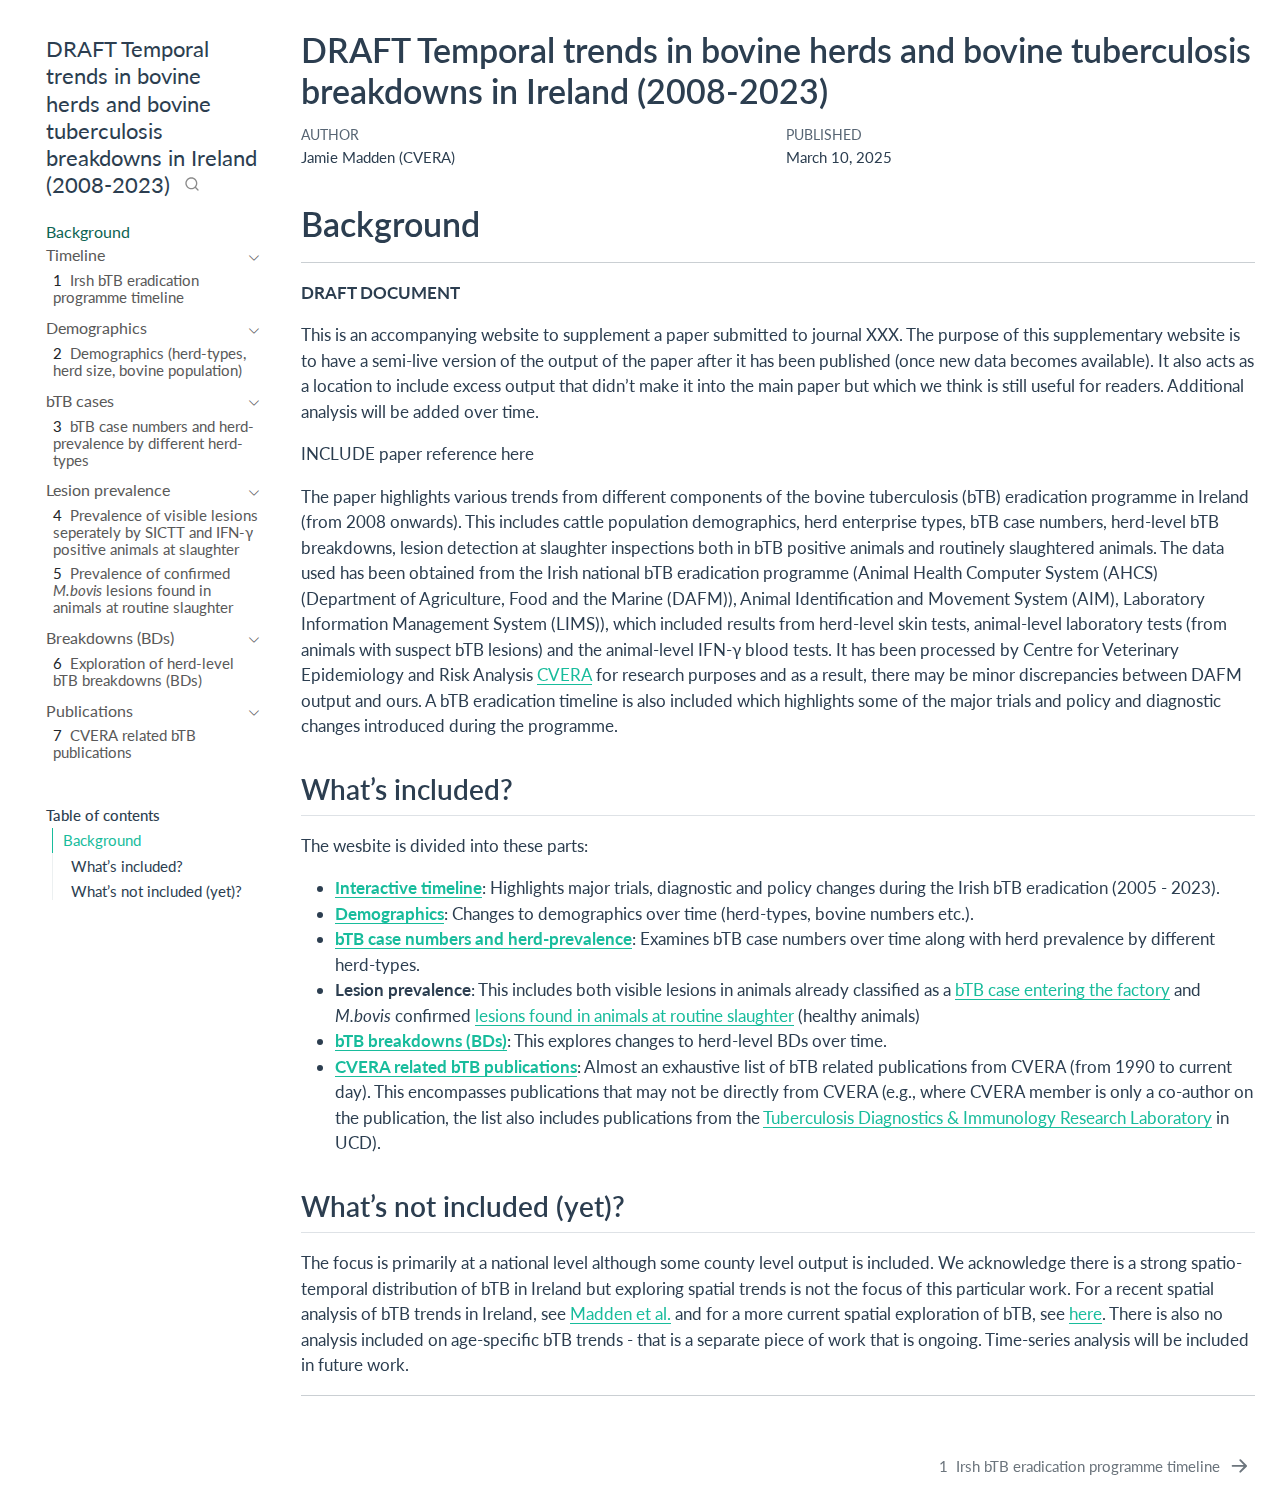
<file: _book/index.html>
<!DOCTYPE html>
<html xmlns="http://www.w3.org/1999/xhtml" lang="en" xml:lang="en"><head>

<meta charset="utf-8">
<meta name="generator" content="quarto-1.6.40">

<meta name="viewport" content="width=device-width, initial-scale=1.0, user-scalable=yes">

<meta name="author" content="Jamie Madden (CVERA)">
<meta name="dcterms.date" content="2025-03-10">

<title>DRAFT Temporal trends in bovine herds and bovine tuberculosis breakdowns in Ireland (2008-2023)</title>
<style>
code{white-space: pre-wrap;}
span.smallcaps{font-variant: small-caps;}
div.columns{display: flex; gap: min(4vw, 1.5em);}
div.column{flex: auto; overflow-x: auto;}
div.hanging-indent{margin-left: 1.5em; text-indent: -1.5em;}
ul.task-list{list-style: none;}
ul.task-list li input[type="checkbox"] {
  width: 0.8em;
  margin: 0 0.8em 0.2em -1em; /* quarto-specific, see https://github.com/quarto-dev/quarto-cli/issues/4556 */ 
  vertical-align: middle;
}
</style>


<script src="site_libs/quarto-nav/quarto-nav.js"></script>
<script src="site_libs/quarto-nav/headroom.min.js"></script>
<script src="site_libs/clipboard/clipboard.min.js"></script>
<script src="site_libs/quarto-search/autocomplete.umd.js"></script>
<script src="site_libs/quarto-search/fuse.min.js"></script>
<script src="site_libs/quarto-search/quarto-search.js"></script>
<meta name="quarto:offset" content="./">
<link href="./timeline_policy.html" rel="next">
<script src="site_libs/quarto-html/quarto.js"></script>
<script src="site_libs/quarto-html/popper.min.js"></script>
<script src="site_libs/quarto-html/tippy.umd.min.js"></script>
<script src="site_libs/quarto-html/anchor.min.js"></script>
<link href="site_libs/quarto-html/tippy.css" rel="stylesheet">
<link href="site_libs/quarto-html/quarto-syntax-highlighting-549806ee2085284f45b00abea8c6df48.css" rel="stylesheet" id="quarto-text-highlighting-styles">
<script src="site_libs/bootstrap/bootstrap.min.js"></script>
<link href="site_libs/bootstrap/bootstrap-icons.css" rel="stylesheet">
<link href="site_libs/bootstrap/bootstrap-d5d78c9e45e9a5253a6059031ce5ea1b.min.css" rel="stylesheet" append-hash="true" id="quarto-bootstrap" data-mode="light">
<script id="quarto-search-options" type="application/json">{
  "location": "sidebar",
  "copy-button": false,
  "collapse-after": 3,
  "panel-placement": "start",
  "type": "overlay",
  "limit": 50,
  "keyboard-shortcut": [
    "f",
    "/",
    "s"
  ],
  "language": {
    "search-no-results-text": "No results",
    "search-matching-documents-text": "matching documents",
    "search-copy-link-title": "Copy link to search",
    "search-hide-matches-text": "Hide additional matches",
    "search-more-match-text": "more match in this document",
    "search-more-matches-text": "more matches in this document",
    "search-clear-button-title": "Clear",
    "search-text-placeholder": "",
    "search-detached-cancel-button-title": "Cancel",
    "search-submit-button-title": "Submit",
    "search-label": "Search"
  }
}</script>


<link rel="stylesheet" href="style.css">
</head>

<body class="nav-sidebar floating">

<div id="quarto-search-results"></div>
  <header id="quarto-header" class="headroom fixed-top">
  <nav class="quarto-secondary-nav">
    <div class="container-fluid d-flex">
      <button type="button" class="quarto-btn-toggle btn" data-bs-toggle="collapse" role="button" data-bs-target=".quarto-sidebar-collapse-item" aria-controls="quarto-sidebar" aria-expanded="false" aria-label="Toggle sidebar navigation" onclick="if (window.quartoToggleHeadroom) { window.quartoToggleHeadroom(); }">
        <i class="bi bi-layout-text-sidebar-reverse"></i>
      </button>
        <nav class="quarto-page-breadcrumbs" aria-label="breadcrumb"><ol class="breadcrumb"><li class="breadcrumb-item"><a href="./index.html">Background</a></li></ol></nav>
        <a class="flex-grow-1" role="navigation" data-bs-toggle="collapse" data-bs-target=".quarto-sidebar-collapse-item" aria-controls="quarto-sidebar" aria-expanded="false" aria-label="Toggle sidebar navigation" onclick="if (window.quartoToggleHeadroom) { window.quartoToggleHeadroom(); }">      
        </a>
      <button type="button" class="btn quarto-search-button" aria-label="Search" onclick="window.quartoOpenSearch();">
        <i class="bi bi-search"></i>
      </button>
    </div>
  </nav>
</header>
<!-- content -->
<div id="quarto-content" class="quarto-container page-columns page-rows-contents page-layout-full">
<!-- sidebar -->
  <nav id="quarto-sidebar" class="sidebar collapse collapse-horizontal quarto-sidebar-collapse-item sidebar-navigation floating overflow-auto">
    <div class="pt-lg-2 mt-2 text-left sidebar-header">
    <div class="sidebar-title mb-0 py-0">
      <a href="./">DRAFT Temporal trends in bovine herds and bovine tuberculosis breakdowns in Ireland (2008-2023)</a> 
        <div class="sidebar-tools-main">
    <div id="quarto-search" class="quarto-navigation-tool px-1" title="Search"></div>
</div>
    </div>
      </div>
    <div class="sidebar-menu-container"> 
    <ul class="list-unstyled mt-1">
        <li class="sidebar-item">
  <div class="sidebar-item-container"> 
  <a href="./index.html" class="sidebar-item-text sidebar-link active">
 <span class="menu-text">Background</span></a>
  </div>
</li>
        <li class="sidebar-item sidebar-item-section">
      <div class="sidebar-item-container"> 
            <a class="sidebar-item-text sidebar-link text-start" data-bs-toggle="collapse" data-bs-target="#quarto-sidebar-section-1" role="navigation" aria-expanded="true">
 <span class="menu-text">Timeline</span></a>
          <a class="sidebar-item-toggle text-start" data-bs-toggle="collapse" data-bs-target="#quarto-sidebar-section-1" role="navigation" aria-expanded="true" aria-label="Toggle section">
            <i class="bi bi-chevron-right ms-2"></i>
          </a> 
      </div>
      <ul id="quarto-sidebar-section-1" class="collapse list-unstyled sidebar-section depth1 show">  
          <li class="sidebar-item">
  <div class="sidebar-item-container"> 
  <a href="./timeline_policy.html" class="sidebar-item-text sidebar-link">
 <span class="menu-text"><span class="chapter-number">1</span>&nbsp; <span class="chapter-title">Irsh bTB eradication programme timeline</span></span></a>
  </div>
</li>
      </ul>
  </li>
        <li class="sidebar-item sidebar-item-section">
      <div class="sidebar-item-container"> 
            <a class="sidebar-item-text sidebar-link text-start" data-bs-toggle="collapse" data-bs-target="#quarto-sidebar-section-2" role="navigation" aria-expanded="true">
 <span class="menu-text">Demographics</span></a>
          <a class="sidebar-item-toggle text-start" data-bs-toggle="collapse" data-bs-target="#quarto-sidebar-section-2" role="navigation" aria-expanded="true" aria-label="Toggle section">
            <i class="bi bi-chevron-right ms-2"></i>
          </a> 
      </div>
      <ul id="quarto-sidebar-section-2" class="collapse list-unstyled sidebar-section depth1 show">  
          <li class="sidebar-item">
  <div class="sidebar-item-container"> 
  <a href="./demographics.html" class="sidebar-item-text sidebar-link">
 <span class="menu-text"><span class="chapter-number">2</span>&nbsp; <span class="chapter-title">Demographics (herd-types, herd size, bovine population)</span></span></a>
  </div>
</li>
      </ul>
  </li>
        <li class="sidebar-item sidebar-item-section">
      <div class="sidebar-item-container"> 
            <a class="sidebar-item-text sidebar-link text-start" data-bs-toggle="collapse" data-bs-target="#quarto-sidebar-section-3" role="navigation" aria-expanded="true">
 <span class="menu-text">bTB cases</span></a>
          <a class="sidebar-item-toggle text-start" data-bs-toggle="collapse" data-bs-target="#quarto-sidebar-section-3" role="navigation" aria-expanded="true" aria-label="Toggle section">
            <i class="bi bi-chevron-right ms-2"></i>
          </a> 
      </div>
      <ul id="quarto-sidebar-section-3" class="collapse list-unstyled sidebar-section depth1 show">  
          <li class="sidebar-item">
  <div class="sidebar-item-container"> 
  <a href="./case_numbers.html" class="sidebar-item-text sidebar-link">
 <span class="menu-text"><span class="chapter-number">3</span>&nbsp; <span class="chapter-title">bTB case numbers and herd-prevalence by different herd-types</span></span></a>
  </div>
</li>
      </ul>
  </li>
        <li class="sidebar-item sidebar-item-section">
      <div class="sidebar-item-container"> 
            <a class="sidebar-item-text sidebar-link text-start" data-bs-toggle="collapse" data-bs-target="#quarto-sidebar-section-4" role="navigation" aria-expanded="true">
 <span class="menu-text">Lesion prevalence</span></a>
          <a class="sidebar-item-toggle text-start" data-bs-toggle="collapse" data-bs-target="#quarto-sidebar-section-4" role="navigation" aria-expanded="true" aria-label="Toggle section">
            <i class="bi bi-chevron-right ms-2"></i>
          </a> 
      </div>
      <ul id="quarto-sidebar-section-4" class="collapse list-unstyled sidebar-section depth1 show">  
          <li class="sidebar-item">
  <div class="sidebar-item-container"> 
  <a href="./reactor_lesion_skin_gif_seperately.html" class="sidebar-item-text sidebar-link">
 <span class="menu-text"><span class="chapter-number">4</span>&nbsp; <span class="chapter-title">Prevalence of visible lesions seperately by SICTT and IFN-γ positive animals at slaughter</span></span></a>
  </div>
</li>
          <li class="sidebar-item">
  <div class="sidebar-item-container"> 
  <a href="./lesion_prevalence_trends.html" class="sidebar-item-text sidebar-link">
 <span class="menu-text"><span class="chapter-number">5</span>&nbsp; <span class="chapter-title">Prevalence of confirmed <em>M.bovis</em> lesions found in animals at routine slaughter</span></span></a>
  </div>
</li>
      </ul>
  </li>
        <li class="sidebar-item sidebar-item-section">
      <div class="sidebar-item-container"> 
            <a class="sidebar-item-text sidebar-link text-start" data-bs-toggle="collapse" data-bs-target="#quarto-sidebar-section-5" role="navigation" aria-expanded="true">
 <span class="menu-text">Breakdowns (BDs)</span></a>
          <a class="sidebar-item-toggle text-start" data-bs-toggle="collapse" data-bs-target="#quarto-sidebar-section-5" role="navigation" aria-expanded="true" aria-label="Toggle section">
            <i class="bi bi-chevron-right ms-2"></i>
          </a> 
      </div>
      <ul id="quarto-sidebar-section-5" class="collapse list-unstyled sidebar-section depth1 show">  
          <li class="sidebar-item">
  <div class="sidebar-item-container"> 
  <a href="./breakdown_page.html" class="sidebar-item-text sidebar-link">
 <span class="menu-text"><span class="chapter-number">6</span>&nbsp; <span class="chapter-title">Exploration of herd-level bTB breakdowns (BDs)</span></span></a>
  </div>
</li>
      </ul>
  </li>
        <li class="sidebar-item sidebar-item-section">
      <div class="sidebar-item-container"> 
            <a class="sidebar-item-text sidebar-link text-start" data-bs-toggle="collapse" data-bs-target="#quarto-sidebar-section-6" role="navigation" aria-expanded="true">
 <span class="menu-text">Publications</span></a>
          <a class="sidebar-item-toggle text-start" data-bs-toggle="collapse" data-bs-target="#quarto-sidebar-section-6" role="navigation" aria-expanded="true" aria-label="Toggle section">
            <i class="bi bi-chevron-right ms-2"></i>
          </a> 
      </div>
      <ul id="quarto-sidebar-section-6" class="collapse list-unstyled sidebar-section depth1 show">  
          <li class="sidebar-item">
  <div class="sidebar-item-container"> 
  <a href="./publications.html" class="sidebar-item-text sidebar-link">
 <span class="menu-text"><span class="chapter-number">7</span>&nbsp; <span class="chapter-title">CVERA related bTB publications</span></span></a>
  </div>
</li>
      </ul>
  </li>
    </ul>
    </div>
    <nav id="TOC" role="doc-toc" class="toc-active">
    <h2 id="toc-title">Table of contents</h2>
   
  <ul>
  <li><a href="#background" id="toc-background" class="nav-link active" data-scroll-target="#background">Background</a>
  <ul class="collapse">
  <li><a href="#whats-included" id="toc-whats-included" class="nav-link" data-scroll-target="#whats-included">What’s included?</a></li>
  <li><a href="#whats-not-included-yet" id="toc-whats-not-included-yet" class="nav-link" data-scroll-target="#whats-not-included-yet">What’s not included (yet)?</a></li>
  </ul></li>
  </ul>
</nav>
</nav>
<div id="quarto-sidebar-glass" class="quarto-sidebar-collapse-item" data-bs-toggle="collapse" data-bs-target=".quarto-sidebar-collapse-item"></div>
<!-- margin-sidebar -->
    <div id="quarto-margin-sidebar" class="sidebar margin-sidebar zindex-bottom">
    </div>
<!-- main -->
<main class="content column-page-right" id="quarto-document-content">

<header id="title-block-header" class="quarto-title-block default">
<div class="quarto-title">
<h1 class="title">DRAFT Temporal trends in bovine herds and bovine tuberculosis breakdowns in Ireland (2008-2023)</h1>
</div>



<div class="quarto-title-meta column-page-right">

    <div>
    <div class="quarto-title-meta-heading">Author</div>
    <div class="quarto-title-meta-contents">
             <p>Jamie Madden (CVERA) </p>
          </div>
  </div>
    
    <div>
    <div class="quarto-title-meta-heading">Published</div>
    <div class="quarto-title-meta-contents">
      <p class="date">March 10, 2025</p>
    </div>
  </div>
  
    
  </div>
  


</header>


<section id="background" class="level1 unnumbered">
<h1 class="unnumbered">Background</h1>
<hr>
<p><strong>DRAFT DOCUMENT</strong></p>
<p>This is an accompanying website to supplement a paper submitted to journal XXX. The purpose of this supplementary website is to have a semi-live version of the output of the paper after it has been published (once new data becomes available). It also acts as a location to include excess output that didn’t make it into the main paper but which we think is still useful for readers. Additional analysis will be added over time.</p>
<p>INCLUDE paper reference here</p>
<p>The paper highlights various trends from different components of the bovine tuberculosis (bTB) eradication programme in Ireland (from 2008 onwards). This includes cattle population demographics, herd enterprise types, bTB case numbers, herd-level bTB breakdowns, lesion detection at slaughter inspections both in bTB positive animals and routinely slaughtered animals. The data used has been obtained from the Irish national bTB eradication programme (Animal Health Computer System (AHCS) (Department of Agriculture, Food and the Marine (DAFM)), Animal Identification and Movement System (AIM), Laboratory Information Management System (LIMS)), which included results from herd-level skin tests, animal-level laboratory tests (from animals with suspect bTB lesions) and the animal-level IFN-γ blood tests. It has been processed by Centre for Veterinary Epidemiology and Risk Analysis <a href="https://www.ucd.ie/cvera/">CVERA</a> for research purposes and as a result, there may be minor discrepancies between DAFM output and ours. A bTB eradication timeline is also included which highlights some of the major trials and policy and diagnostic changes introduced during the programme.</p>
<section id="whats-included" class="level2 unnumbered">
<h2 class="unnumbered anchored" data-anchor-id="whats-included">What’s included?</h2>
<p>The wesbite is divided into these parts:</p>
<ul>
<li><a href="timeline_policy.html"><strong>Interactive timeline</strong></a>: Highlights major trials, diagnostic and policy changes during the Irish bTB eradication (2005 - 2023).</li>
<li><a href="demographics.html"><strong>Demographics</strong></a>: Changes to demographics over time (herd-types, bovine numbers etc.).</li>
<li><a href="case_numbers.html"><strong>bTB case numbers and herd-prevalence</strong></a>: Examines bTB case numbers over time along with herd prevalence by different herd-types.</li>
<li><strong>Lesion prevalence</strong>: This includes both visible lesions in animals already classified as a <a href="reactor_lesion_skin_gif_seperately.html">bTB case entering the factory</a> and <em>M.bovis</em> confirmed <a href="lesion_prevalence_trends.html">lesions found in animals at routine slaughter</a> (healthy animals)</li>
<li><a href="breakdown_page.html"><strong>bTB breakdowns (BDs)</strong></a>: This explores changes to herd-level BDs over time.</li>
<li><a href="publications.html"><strong>CVERA related bTB publications</strong></a>: Almost an exhaustive list of bTB related publications from CVERA (from 1990 to current day). This encompasses publications that may not be directly from CVERA (e.g., where CVERA member is only a co-author on the publication, the list also includes publications from the <a href="https://www.ucd.ie/vetmed/research/researchthemes/veterinaryepidemiologyandnationaldiseasecontrol/">Tuberculosis Diagnostics &amp; Immunology Research Laboratory</a> in UCD).</li>
</ul>
</section>
<section id="whats-not-included-yet" class="level2 unnumbered">
<h2 class="unnumbered anchored" data-anchor-id="whats-not-included-yet">What’s not included (yet)?</h2>
<p>The focus is primarily at a national level although some county level output is included. We acknowledge there is a strong spatio-temporal distribution of bTB in Ireland but exploring spatial trends is not the focus of this particular work. For a recent spatial analysis of bTB trends in Ireland, see <a href="https://www.sciencedirect.com/science/article/pii/S187758452100040X">Madden et al.</a> and for a more current spatial exploration of bTB, see <a href="https://www.arcgis.com/apps/dashboards/9306f7eb60b1401a8b18f76f61f20aea">here</a>. There is also no analysis included on age-specific bTB trends - that is a separate piece of work that is ongoing. Time-series analysis will be included in future work.</p>
<hr>


</section>
</section>

</main> <!-- /main -->
<script id="quarto-html-after-body" type="application/javascript">
window.document.addEventListener("DOMContentLoaded", function (event) {
  const toggleBodyColorMode = (bsSheetEl) => {
    const mode = bsSheetEl.getAttribute("data-mode");
    const bodyEl = window.document.querySelector("body");
    if (mode === "dark") {
      bodyEl.classList.add("quarto-dark");
      bodyEl.classList.remove("quarto-light");
    } else {
      bodyEl.classList.add("quarto-light");
      bodyEl.classList.remove("quarto-dark");
    }
  }
  const toggleBodyColorPrimary = () => {
    const bsSheetEl = window.document.querySelector("link#quarto-bootstrap");
    if (bsSheetEl) {
      toggleBodyColorMode(bsSheetEl);
    }
  }
  toggleBodyColorPrimary();  
  const icon = "";
  const anchorJS = new window.AnchorJS();
  anchorJS.options = {
    placement: 'right',
    icon: icon
  };
  anchorJS.add('.anchored');
  const isCodeAnnotation = (el) => {
    for (const clz of el.classList) {
      if (clz.startsWith('code-annotation-')) {                     
        return true;
      }
    }
    return false;
  }
  const onCopySuccess = function(e) {
    // button target
    const button = e.trigger;
    // don't keep focus
    button.blur();
    // flash "checked"
    button.classList.add('code-copy-button-checked');
    var currentTitle = button.getAttribute("title");
    button.setAttribute("title", "Copied!");
    let tooltip;
    if (window.bootstrap) {
      button.setAttribute("data-bs-toggle", "tooltip");
      button.setAttribute("data-bs-placement", "left");
      button.setAttribute("data-bs-title", "Copied!");
      tooltip = new bootstrap.Tooltip(button, 
        { trigger: "manual", 
          customClass: "code-copy-button-tooltip",
          offset: [0, -8]});
      tooltip.show();    
    }
    setTimeout(function() {
      if (tooltip) {
        tooltip.hide();
        button.removeAttribute("data-bs-title");
        button.removeAttribute("data-bs-toggle");
        button.removeAttribute("data-bs-placement");
      }
      button.setAttribute("title", currentTitle);
      button.classList.remove('code-copy-button-checked');
    }, 1000);
    // clear code selection
    e.clearSelection();
  }
  const getTextToCopy = function(trigger) {
      const codeEl = trigger.previousElementSibling.cloneNode(true);
      for (const childEl of codeEl.children) {
        if (isCodeAnnotation(childEl)) {
          childEl.remove();
        }
      }
      return codeEl.innerText;
  }
  const clipboard = new window.ClipboardJS('.code-copy-button:not([data-in-quarto-modal])', {
    text: getTextToCopy
  });
  clipboard.on('success', onCopySuccess);
  if (window.document.getElementById('quarto-embedded-source-code-modal')) {
    const clipboardModal = new window.ClipboardJS('.code-copy-button[data-in-quarto-modal]', {
      text: getTextToCopy,
      container: window.document.getElementById('quarto-embedded-source-code-modal')
    });
    clipboardModal.on('success', onCopySuccess);
  }
    var localhostRegex = new RegExp(/^(?:http|https):\/\/localhost\:?[0-9]*\//);
    var mailtoRegex = new RegExp(/^mailto:/);
      var filterRegex = new RegExp('/' + window.location.host + '/');
    var isInternal = (href) => {
        return filterRegex.test(href) || localhostRegex.test(href) || mailtoRegex.test(href);
    }
    // Inspect non-navigation links and adorn them if external
 	var links = window.document.querySelectorAll('a[href]:not(.nav-link):not(.navbar-brand):not(.toc-action):not(.sidebar-link):not(.sidebar-item-toggle):not(.pagination-link):not(.no-external):not([aria-hidden]):not(.dropdown-item):not(.quarto-navigation-tool):not(.about-link)');
    for (var i=0; i<links.length; i++) {
      const link = links[i];
      if (!isInternal(link.href)) {
        // undo the damage that might have been done by quarto-nav.js in the case of
        // links that we want to consider external
        if (link.dataset.originalHref !== undefined) {
          link.href = link.dataset.originalHref;
        }
      }
    }
  function tippyHover(el, contentFn, onTriggerFn, onUntriggerFn) {
    const config = {
      allowHTML: true,
      maxWidth: 500,
      delay: 100,
      arrow: false,
      appendTo: function(el) {
          return el.parentElement;
      },
      interactive: true,
      interactiveBorder: 10,
      theme: 'quarto',
      placement: 'bottom-start',
    };
    if (contentFn) {
      config.content = contentFn;
    }
    if (onTriggerFn) {
      config.onTrigger = onTriggerFn;
    }
    if (onUntriggerFn) {
      config.onUntrigger = onUntriggerFn;
    }
    window.tippy(el, config); 
  }
  const noterefs = window.document.querySelectorAll('a[role="doc-noteref"]');
  for (var i=0; i<noterefs.length; i++) {
    const ref = noterefs[i];
    tippyHover(ref, function() {
      // use id or data attribute instead here
      let href = ref.getAttribute('data-footnote-href') || ref.getAttribute('href');
      try { href = new URL(href).hash; } catch {}
      const id = href.replace(/^#\/?/, "");
      const note = window.document.getElementById(id);
      if (note) {
        return note.innerHTML;
      } else {
        return "";
      }
    });
  }
  const xrefs = window.document.querySelectorAll('a.quarto-xref');
  const processXRef = (id, note) => {
    // Strip column container classes
    const stripColumnClz = (el) => {
      el.classList.remove("page-full", "page-columns");
      if (el.children) {
        for (const child of el.children) {
          stripColumnClz(child);
        }
      }
    }
    stripColumnClz(note)
    if (id === null || id.startsWith('sec-')) {
      // Special case sections, only their first couple elements
      const container = document.createElement("div");
      if (note.children && note.children.length > 2) {
        container.appendChild(note.children[0].cloneNode(true));
        for (let i = 1; i < note.children.length; i++) {
          const child = note.children[i];
          if (child.tagName === "P" && child.innerText === "") {
            continue;
          } else {
            container.appendChild(child.cloneNode(true));
            break;
          }
        }
        if (window.Quarto?.typesetMath) {
          window.Quarto.typesetMath(container);
        }
        return container.innerHTML
      } else {
        if (window.Quarto?.typesetMath) {
          window.Quarto.typesetMath(note);
        }
        return note.innerHTML;
      }
    } else {
      // Remove any anchor links if they are present
      const anchorLink = note.querySelector('a.anchorjs-link');
      if (anchorLink) {
        anchorLink.remove();
      }
      if (window.Quarto?.typesetMath) {
        window.Quarto.typesetMath(note);
      }
      if (note.classList.contains("callout")) {
        return note.outerHTML;
      } else {
        return note.innerHTML;
      }
    }
  }
  for (var i=0; i<xrefs.length; i++) {
    const xref = xrefs[i];
    tippyHover(xref, undefined, function(instance) {
      instance.disable();
      let url = xref.getAttribute('href');
      let hash = undefined; 
      if (url.startsWith('#')) {
        hash = url;
      } else {
        try { hash = new URL(url).hash; } catch {}
      }
      if (hash) {
        const id = hash.replace(/^#\/?/, "");
        const note = window.document.getElementById(id);
        if (note !== null) {
          try {
            const html = processXRef(id, note.cloneNode(true));
            instance.setContent(html);
          } finally {
            instance.enable();
            instance.show();
          }
        } else {
          // See if we can fetch this
          fetch(url.split('#')[0])
          .then(res => res.text())
          .then(html => {
            const parser = new DOMParser();
            const htmlDoc = parser.parseFromString(html, "text/html");
            const note = htmlDoc.getElementById(id);
            if (note !== null) {
              const html = processXRef(id, note);
              instance.setContent(html);
            } 
          }).finally(() => {
            instance.enable();
            instance.show();
          });
        }
      } else {
        // See if we can fetch a full url (with no hash to target)
        // This is a special case and we should probably do some content thinning / targeting
        fetch(url)
        .then(res => res.text())
        .then(html => {
          const parser = new DOMParser();
          const htmlDoc = parser.parseFromString(html, "text/html");
          const note = htmlDoc.querySelector('main.content');
          if (note !== null) {
            // This should only happen for chapter cross references
            // (since there is no id in the URL)
            // remove the first header
            if (note.children.length > 0 && note.children[0].tagName === "HEADER") {
              note.children[0].remove();
            }
            const html = processXRef(null, note);
            instance.setContent(html);
          } 
        }).finally(() => {
          instance.enable();
          instance.show();
        });
      }
    }, function(instance) {
    });
  }
      let selectedAnnoteEl;
      const selectorForAnnotation = ( cell, annotation) => {
        let cellAttr = 'data-code-cell="' + cell + '"';
        let lineAttr = 'data-code-annotation="' +  annotation + '"';
        const selector = 'span[' + cellAttr + '][' + lineAttr + ']';
        return selector;
      }
      const selectCodeLines = (annoteEl) => {
        const doc = window.document;
        const targetCell = annoteEl.getAttribute("data-target-cell");
        const targetAnnotation = annoteEl.getAttribute("data-target-annotation");
        const annoteSpan = window.document.querySelector(selectorForAnnotation(targetCell, targetAnnotation));
        const lines = annoteSpan.getAttribute("data-code-lines").split(",");
        const lineIds = lines.map((line) => {
          return targetCell + "-" + line;
        })
        let top = null;
        let height = null;
        let parent = null;
        if (lineIds.length > 0) {
            //compute the position of the single el (top and bottom and make a div)
            const el = window.document.getElementById(lineIds[0]);
            top = el.offsetTop;
            height = el.offsetHeight;
            parent = el.parentElement.parentElement;
          if (lineIds.length > 1) {
            const lastEl = window.document.getElementById(lineIds[lineIds.length - 1]);
            const bottom = lastEl.offsetTop + lastEl.offsetHeight;
            height = bottom - top;
          }
          if (top !== null && height !== null && parent !== null) {
            // cook up a div (if necessary) and position it 
            let div = window.document.getElementById("code-annotation-line-highlight");
            if (div === null) {
              div = window.document.createElement("div");
              div.setAttribute("id", "code-annotation-line-highlight");
              div.style.position = 'absolute';
              parent.appendChild(div);
            }
            div.style.top = top - 2 + "px";
            div.style.height = height + 4 + "px";
            div.style.left = 0;
            let gutterDiv = window.document.getElementById("code-annotation-line-highlight-gutter");
            if (gutterDiv === null) {
              gutterDiv = window.document.createElement("div");
              gutterDiv.setAttribute("id", "code-annotation-line-highlight-gutter");
              gutterDiv.style.position = 'absolute';
              const codeCell = window.document.getElementById(targetCell);
              const gutter = codeCell.querySelector('.code-annotation-gutter');
              gutter.appendChild(gutterDiv);
            }
            gutterDiv.style.top = top - 2 + "px";
            gutterDiv.style.height = height + 4 + "px";
          }
          selectedAnnoteEl = annoteEl;
        }
      };
      const unselectCodeLines = () => {
        const elementsIds = ["code-annotation-line-highlight", "code-annotation-line-highlight-gutter"];
        elementsIds.forEach((elId) => {
          const div = window.document.getElementById(elId);
          if (div) {
            div.remove();
          }
        });
        selectedAnnoteEl = undefined;
      };
        // Handle positioning of the toggle
    window.addEventListener(
      "resize",
      throttle(() => {
        elRect = undefined;
        if (selectedAnnoteEl) {
          selectCodeLines(selectedAnnoteEl);
        }
      }, 10)
    );
    function throttle(fn, ms) {
    let throttle = false;
    let timer;
      return (...args) => {
        if(!throttle) { // first call gets through
            fn.apply(this, args);
            throttle = true;
        } else { // all the others get throttled
            if(timer) clearTimeout(timer); // cancel #2
            timer = setTimeout(() => {
              fn.apply(this, args);
              timer = throttle = false;
            }, ms);
        }
      };
    }
      // Attach click handler to the DT
      const annoteDls = window.document.querySelectorAll('dt[data-target-cell]');
      for (const annoteDlNode of annoteDls) {
        annoteDlNode.addEventListener('click', (event) => {
          const clickedEl = event.target;
          if (clickedEl !== selectedAnnoteEl) {
            unselectCodeLines();
            const activeEl = window.document.querySelector('dt[data-target-cell].code-annotation-active');
            if (activeEl) {
              activeEl.classList.remove('code-annotation-active');
            }
            selectCodeLines(clickedEl);
            clickedEl.classList.add('code-annotation-active');
          } else {
            // Unselect the line
            unselectCodeLines();
            clickedEl.classList.remove('code-annotation-active');
          }
        });
      }
  const findCites = (el) => {
    const parentEl = el.parentElement;
    if (parentEl) {
      const cites = parentEl.dataset.cites;
      if (cites) {
        return {
          el,
          cites: cites.split(' ')
        };
      } else {
        return findCites(el.parentElement)
      }
    } else {
      return undefined;
    }
  };
  var bibliorefs = window.document.querySelectorAll('a[role="doc-biblioref"]');
  for (var i=0; i<bibliorefs.length; i++) {
    const ref = bibliorefs[i];
    const citeInfo = findCites(ref);
    if (citeInfo) {
      tippyHover(citeInfo.el, function() {
        var popup = window.document.createElement('div');
        citeInfo.cites.forEach(function(cite) {
          var citeDiv = window.document.createElement('div');
          citeDiv.classList.add('hanging-indent');
          citeDiv.classList.add('csl-entry');
          var biblioDiv = window.document.getElementById('ref-' + cite);
          if (biblioDiv) {
            citeDiv.innerHTML = biblioDiv.innerHTML;
          }
          popup.appendChild(citeDiv);
        });
        return popup.innerHTML;
      });
    }
  }
});
</script>
<nav class="page-navigation column-page-right">
  <div class="nav-page nav-page-previous">
  </div>
  <div class="nav-page nav-page-next">
      <a href="./timeline_policy.html" class="pagination-link" aria-label="Irsh bTB eradication programme timeline">
        <span class="nav-page-text"><span class="chapter-number">1</span>&nbsp; <span class="chapter-title">Irsh bTB eradication programme timeline</span></span> <i class="bi bi-arrow-right-short"></i>
      </a>
  </div>
</nav>
</div> <!-- /content -->




</body></html>
</file>
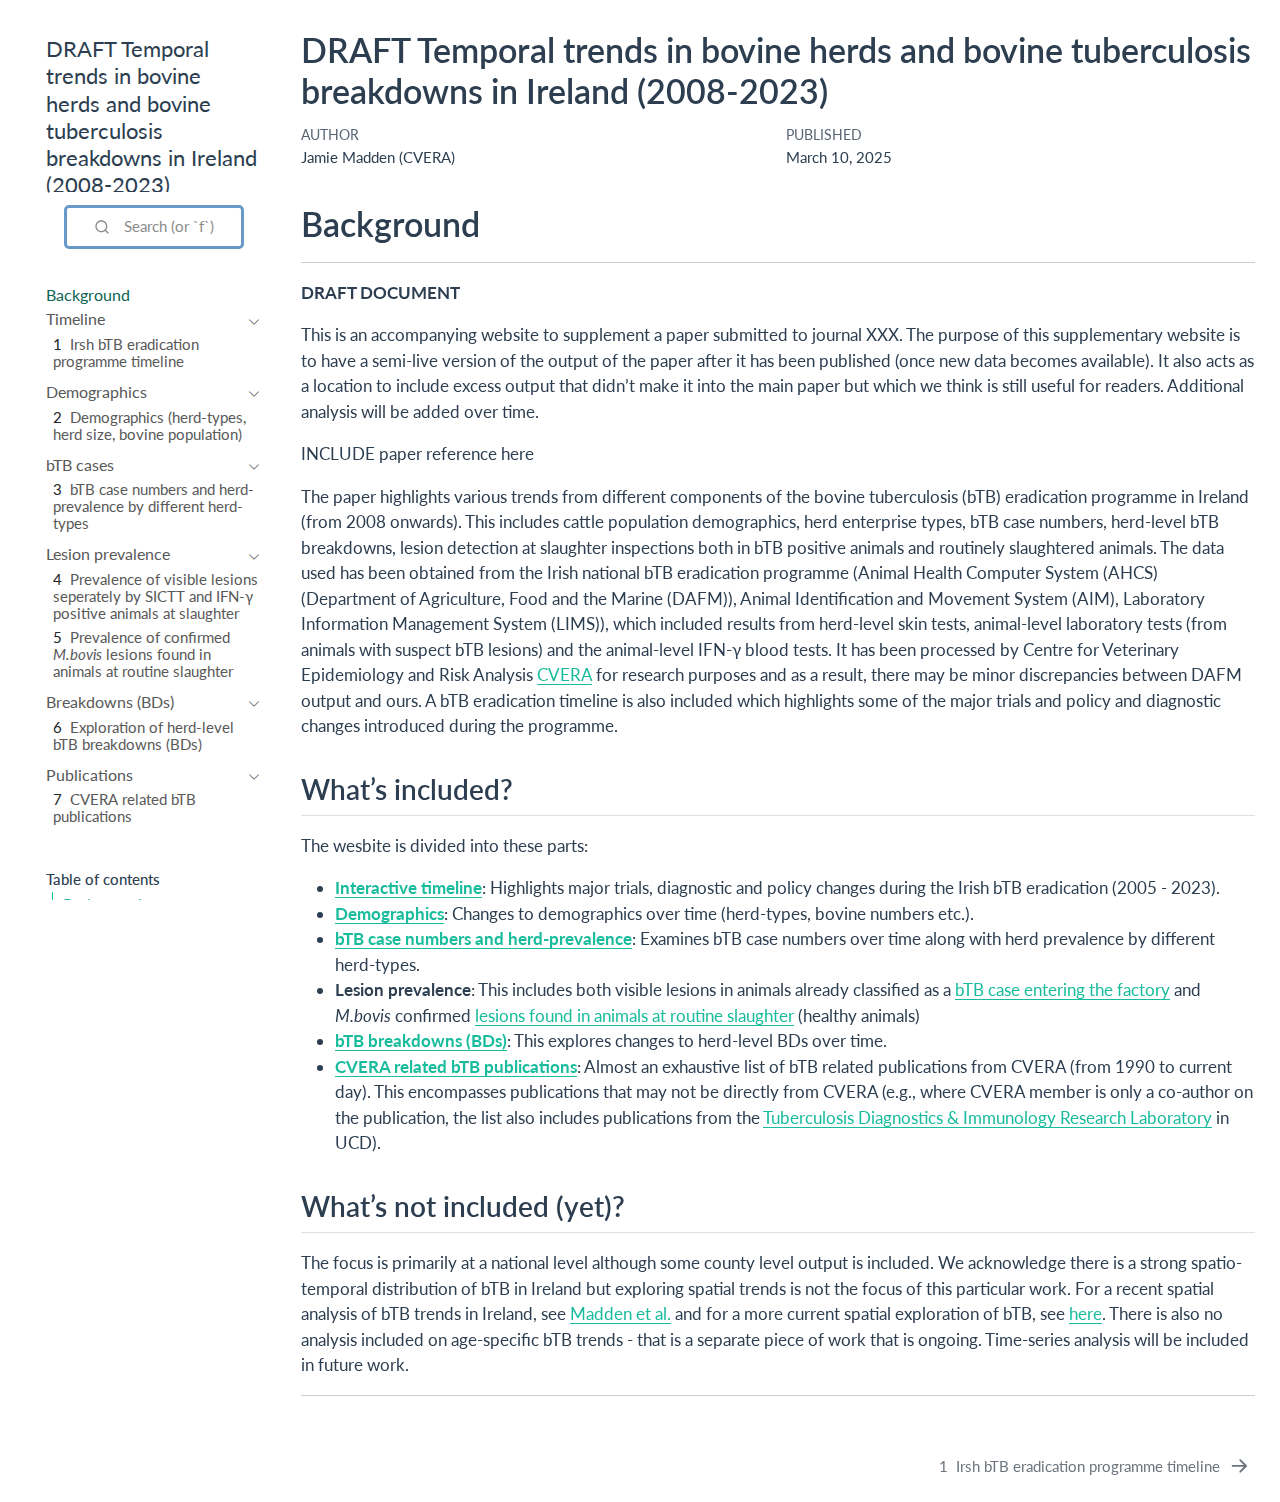
<file: docs/index.html>
<!DOCTYPE html>
<html xmlns="http://www.w3.org/1999/xhtml" lang="en" xml:lang="en"><head>

<meta charset="utf-8">
<meta name="generator" content="quarto-1.6.40">

<meta name="viewport" content="width=device-width, initial-scale=1.0, user-scalable=yes">

<meta name="author" content="Jamie Madden (CVERA)">
<meta name="dcterms.date" content="2025-03-10">

<title>DRAFT Temporal trends in bovine herds and bovine tuberculosis breakdowns in Ireland (2008-2023)</title>
<style>
code{white-space: pre-wrap;}
span.smallcaps{font-variant: small-caps;}
div.columns{display: flex; gap: min(4vw, 1.5em);}
div.column{flex: auto; overflow-x: auto;}
div.hanging-indent{margin-left: 1.5em; text-indent: -1.5em;}
ul.task-list{list-style: none;}
ul.task-list li input[type="checkbox"] {
  width: 0.8em;
  margin: 0 0.8em 0.2em -1em; /* quarto-specific, see https://github.com/quarto-dev/quarto-cli/issues/4556 */ 
  vertical-align: middle;
}
</style>


<script src="site_libs/quarto-nav/quarto-nav.js"></script>
<script src="site_libs/quarto-nav/headroom.min.js"></script>
<script src="site_libs/clipboard/clipboard.min.js"></script>
<script src="site_libs/quarto-search/autocomplete.umd.js"></script>
<script src="site_libs/quarto-search/fuse.min.js"></script>
<script src="site_libs/quarto-search/quarto-search.js"></script>
<meta name="quarto:offset" content="./">
<link href="./timeline_policy.html" rel="next">
<script src="site_libs/quarto-html/quarto.js"></script>
<script src="site_libs/quarto-html/popper.min.js"></script>
<script src="site_libs/quarto-html/tippy.umd.min.js"></script>
<script src="site_libs/quarto-html/anchor.min.js"></script>
<link href="site_libs/quarto-html/tippy.css" rel="stylesheet">
<link href="site_libs/quarto-html/quarto-syntax-highlighting-549806ee2085284f45b00abea8c6df48.css" rel="stylesheet" id="quarto-text-highlighting-styles">
<script src="site_libs/bootstrap/bootstrap.min.js"></script>
<link href="site_libs/bootstrap/bootstrap-icons.css" rel="stylesheet">
<link href="site_libs/bootstrap/bootstrap-d5d78c9e45e9a5253a6059031ce5ea1b.min.css" rel="stylesheet" append-hash="true" id="quarto-bootstrap" data-mode="light">
<script id="quarto-search-options" type="application/json">{
  "location": "sidebar",
  "copy-button": false,
  "collapse-after": 3,
  "panel-placement": "start",
  "type": "overlay",
  "limit": 50,
  "keyboard-shortcut": [
    "f",
    "/",
    "s"
  ],
  "language": {
    "search-no-results-text": "No results",
    "search-matching-documents-text": "matching documents",
    "search-copy-link-title": "Copy link to search",
    "search-hide-matches-text": "Hide additional matches",
    "search-more-match-text": "more match in this document",
    "search-more-matches-text": "more matches in this document",
    "search-clear-button-title": "Clear",
    "search-text-placeholder": "",
    "search-detached-cancel-button-title": "Cancel",
    "search-submit-button-title": "Submit",
    "search-label": "Search"
  }
}</script>


<link rel="stylesheet" href="style.css">
</head>

<body class="nav-sidebar floating">

<div id="quarto-search-results"></div>
  <header id="quarto-header" class="headroom fixed-top">
  <nav class="quarto-secondary-nav">
    <div class="container-fluid d-flex">
      <button type="button" class="quarto-btn-toggle btn" data-bs-toggle="collapse" role="button" data-bs-target=".quarto-sidebar-collapse-item" aria-controls="quarto-sidebar" aria-expanded="false" aria-label="Toggle sidebar navigation" onclick="if (window.quartoToggleHeadroom) { window.quartoToggleHeadroom(); }">
        <i class="bi bi-layout-text-sidebar-reverse"></i>
      </button>
        <nav class="quarto-page-breadcrumbs" aria-label="breadcrumb"><ol class="breadcrumb"><li class="breadcrumb-item"><a href="./index.html">Background</a></li></ol></nav>
        <a class="flex-grow-1" role="navigation" data-bs-toggle="collapse" data-bs-target=".quarto-sidebar-collapse-item" aria-controls="quarto-sidebar" aria-expanded="false" aria-label="Toggle sidebar navigation" onclick="if (window.quartoToggleHeadroom) { window.quartoToggleHeadroom(); }">      
        </a>
      <button type="button" class="btn quarto-search-button" aria-label="Search" onclick="window.quartoOpenSearch();">
        <i class="bi bi-search"></i>
      </button>
    </div>
  </nav>
</header>
<!-- content -->
<div id="quarto-content" class="quarto-container page-columns page-rows-contents page-layout-full">
<!-- sidebar -->
  <nav id="quarto-sidebar" class="sidebar collapse collapse-horizontal quarto-sidebar-collapse-item sidebar-navigation floating overflow-auto">
    <div class="pt-lg-2 mt-2 text-left sidebar-header">
    <div class="sidebar-title mb-0 py-0">
      <a href="./">DRAFT Temporal trends in bovine herds and bovine tuberculosis breakdowns in Ireland (2008-2023)</a> 
        <div class="sidebar-tools-main">
    <div id="quarto-search" class="quarto-navigation-tool px-1" title="Search"></div>
</div>
    </div>
      </div>
    <div class="sidebar-menu-container"> 
    <ul class="list-unstyled mt-1">
        <li class="sidebar-item">
  <div class="sidebar-item-container"> 
  <a href="./index.html" class="sidebar-item-text sidebar-link active">
 <span class="menu-text">Background</span></a>
  </div>
</li>
        <li class="sidebar-item sidebar-item-section">
      <div class="sidebar-item-container"> 
            <a class="sidebar-item-text sidebar-link text-start" data-bs-toggle="collapse" data-bs-target="#quarto-sidebar-section-1" role="navigation" aria-expanded="true">
 <span class="menu-text">Timeline</span></a>
          <a class="sidebar-item-toggle text-start" data-bs-toggle="collapse" data-bs-target="#quarto-sidebar-section-1" role="navigation" aria-expanded="true" aria-label="Toggle section">
            <i class="bi bi-chevron-right ms-2"></i>
          </a> 
      </div>
      <ul id="quarto-sidebar-section-1" class="collapse list-unstyled sidebar-section depth1 show">  
          <li class="sidebar-item">
  <div class="sidebar-item-container"> 
  <a href="./timeline_policy.html" class="sidebar-item-text sidebar-link">
 <span class="menu-text"><span class="chapter-number">1</span>&nbsp; <span class="chapter-title">Irsh bTB eradication programme timeline</span></span></a>
  </div>
</li>
      </ul>
  </li>
        <li class="sidebar-item sidebar-item-section">
      <div class="sidebar-item-container"> 
            <a class="sidebar-item-text sidebar-link text-start" data-bs-toggle="collapse" data-bs-target="#quarto-sidebar-section-2" role="navigation" aria-expanded="true">
 <span class="menu-text">Demographics</span></a>
          <a class="sidebar-item-toggle text-start" data-bs-toggle="collapse" data-bs-target="#quarto-sidebar-section-2" role="navigation" aria-expanded="true" aria-label="Toggle section">
            <i class="bi bi-chevron-right ms-2"></i>
          </a> 
      </div>
      <ul id="quarto-sidebar-section-2" class="collapse list-unstyled sidebar-section depth1 show">  
          <li class="sidebar-item">
  <div class="sidebar-item-container"> 
  <a href="./demographics.html" class="sidebar-item-text sidebar-link">
 <span class="menu-text"><span class="chapter-number">2</span>&nbsp; <span class="chapter-title">Demographics (herd-types, herd size, bovine population)</span></span></a>
  </div>
</li>
      </ul>
  </li>
        <li class="sidebar-item sidebar-item-section">
      <div class="sidebar-item-container"> 
            <a class="sidebar-item-text sidebar-link text-start" data-bs-toggle="collapse" data-bs-target="#quarto-sidebar-section-3" role="navigation" aria-expanded="true">
 <span class="menu-text">bTB cases</span></a>
          <a class="sidebar-item-toggle text-start" data-bs-toggle="collapse" data-bs-target="#quarto-sidebar-section-3" role="navigation" aria-expanded="true" aria-label="Toggle section">
            <i class="bi bi-chevron-right ms-2"></i>
          </a> 
      </div>
      <ul id="quarto-sidebar-section-3" class="collapse list-unstyled sidebar-section depth1 show">  
          <li class="sidebar-item">
  <div class="sidebar-item-container"> 
  <a href="./case_numbers.html" class="sidebar-item-text sidebar-link">
 <span class="menu-text"><span class="chapter-number">3</span>&nbsp; <span class="chapter-title">bTB case numbers and herd-prevalence by different herd-types</span></span></a>
  </div>
</li>
      </ul>
  </li>
        <li class="sidebar-item sidebar-item-section">
      <div class="sidebar-item-container"> 
            <a class="sidebar-item-text sidebar-link text-start" data-bs-toggle="collapse" data-bs-target="#quarto-sidebar-section-4" role="navigation" aria-expanded="true">
 <span class="menu-text">Lesion prevalence</span></a>
          <a class="sidebar-item-toggle text-start" data-bs-toggle="collapse" data-bs-target="#quarto-sidebar-section-4" role="navigation" aria-expanded="true" aria-label="Toggle section">
            <i class="bi bi-chevron-right ms-2"></i>
          </a> 
      </div>
      <ul id="quarto-sidebar-section-4" class="collapse list-unstyled sidebar-section depth1 show">  
          <li class="sidebar-item">
  <div class="sidebar-item-container"> 
  <a href="./reactor_lesion_skin_gif_seperately.html" class="sidebar-item-text sidebar-link">
 <span class="menu-text"><span class="chapter-number">4</span>&nbsp; <span class="chapter-title">Prevalence of visible lesions seperately by SICTT and IFN-γ positive animals at slaughter</span></span></a>
  </div>
</li>
          <li class="sidebar-item">
  <div class="sidebar-item-container"> 
  <a href="./lesion_prevalence_trends.html" class="sidebar-item-text sidebar-link">
 <span class="menu-text"><span class="chapter-number">5</span>&nbsp; <span class="chapter-title">Prevalence of confirmed <em>M.bovis</em> lesions found in animals at routine slaughter</span></span></a>
  </div>
</li>
      </ul>
  </li>
        <li class="sidebar-item sidebar-item-section">
      <div class="sidebar-item-container"> 
            <a class="sidebar-item-text sidebar-link text-start" data-bs-toggle="collapse" data-bs-target="#quarto-sidebar-section-5" role="navigation" aria-expanded="true">
 <span class="menu-text">Breakdowns (BDs)</span></a>
          <a class="sidebar-item-toggle text-start" data-bs-toggle="collapse" data-bs-target="#quarto-sidebar-section-5" role="navigation" aria-expanded="true" aria-label="Toggle section">
            <i class="bi bi-chevron-right ms-2"></i>
          </a> 
      </div>
      <ul id="quarto-sidebar-section-5" class="collapse list-unstyled sidebar-section depth1 show">  
          <li class="sidebar-item">
  <div class="sidebar-item-container"> 
  <a href="./breakdown_page.html" class="sidebar-item-text sidebar-link">
 <span class="menu-text"><span class="chapter-number">6</span>&nbsp; <span class="chapter-title">Exploration of herd-level bTB breakdowns (BDs)</span></span></a>
  </div>
</li>
      </ul>
  </li>
        <li class="sidebar-item sidebar-item-section">
      <div class="sidebar-item-container"> 
            <a class="sidebar-item-text sidebar-link text-start" data-bs-toggle="collapse" data-bs-target="#quarto-sidebar-section-6" role="navigation" aria-expanded="true">
 <span class="menu-text">Publications</span></a>
          <a class="sidebar-item-toggle text-start" data-bs-toggle="collapse" data-bs-target="#quarto-sidebar-section-6" role="navigation" aria-expanded="true" aria-label="Toggle section">
            <i class="bi bi-chevron-right ms-2"></i>
          </a> 
      </div>
      <ul id="quarto-sidebar-section-6" class="collapse list-unstyled sidebar-section depth1 show">  
          <li class="sidebar-item">
  <div class="sidebar-item-container"> 
  <a href="./publications.html" class="sidebar-item-text sidebar-link">
 <span class="menu-text"><span class="chapter-number">7</span>&nbsp; <span class="chapter-title">CVERA related bTB publications</span></span></a>
  </div>
</li>
      </ul>
  </li>
    </ul>
    </div>
    <nav id="TOC" role="doc-toc" class="toc-active">
    <h2 id="toc-title">Table of contents</h2>
   
  <ul>
  <li><a href="#background" id="toc-background" class="nav-link active" data-scroll-target="#background">Background</a>
  <ul class="collapse">
  <li><a href="#whats-included" id="toc-whats-included" class="nav-link" data-scroll-target="#whats-included">What’s included?</a></li>
  <li><a href="#whats-not-included-yet" id="toc-whats-not-included-yet" class="nav-link" data-scroll-target="#whats-not-included-yet">What’s not included (yet)?</a></li>
  </ul></li>
  </ul>
</nav>
</nav>
<div id="quarto-sidebar-glass" class="quarto-sidebar-collapse-item" data-bs-toggle="collapse" data-bs-target=".quarto-sidebar-collapse-item"></div>
<!-- margin-sidebar -->
    <div id="quarto-margin-sidebar" class="sidebar margin-sidebar zindex-bottom">
    </div>
<!-- main -->
<main class="content column-page-right" id="quarto-document-content">

<header id="title-block-header" class="quarto-title-block default">
<div class="quarto-title">
<h1 class="title">DRAFT Temporal trends in bovine herds and bovine tuberculosis breakdowns in Ireland (2008-2023)</h1>
</div>



<div class="quarto-title-meta column-page-right">

    <div>
    <div class="quarto-title-meta-heading">Author</div>
    <div class="quarto-title-meta-contents">
             <p>Jamie Madden (CVERA) </p>
          </div>
  </div>
    
    <div>
    <div class="quarto-title-meta-heading">Published</div>
    <div class="quarto-title-meta-contents">
      <p class="date">March 10, 2025</p>
    </div>
  </div>
  
    
  </div>
  


</header>


<section id="background" class="level1 unnumbered">
<h1 class="unnumbered">Background</h1>
<hr>
<p><strong>DRAFT DOCUMENT</strong></p>
<p>This is an accompanying website to supplement a paper submitted to journal XXX. The purpose of this supplementary website is to have a semi-live version of the output of the paper after it has been published (once new data becomes available). It also acts as a location to include excess output that didn’t make it into the main paper but which we think is still useful for readers. Additional analysis will be added over time.</p>
<p>INCLUDE paper reference here</p>
<p>The paper highlights various trends from different components of the bovine tuberculosis (bTB) eradication programme in Ireland (from 2008 onwards). This includes cattle population demographics, herd enterprise types, bTB case numbers, herd-level bTB breakdowns, lesion detection at slaughter inspections both in bTB positive animals and routinely slaughtered animals. The data used has been obtained from the Irish national bTB eradication programme (Animal Health Computer System (AHCS) (Department of Agriculture, Food and the Marine (DAFM)), Animal Identification and Movement System (AIM), Laboratory Information Management System (LIMS)), which included results from herd-level skin tests, animal-level laboratory tests (from animals with suspect bTB lesions) and the animal-level IFN-γ blood tests. It has been processed by Centre for Veterinary Epidemiology and Risk Analysis <a href="https://www.ucd.ie/cvera/" target="_blank">CVERA</a> for research purposes and as a result, there may be minor discrepancies between DAFM output and ours. A bTB eradication timeline is also included which highlights some of the major trials and policy and diagnostic changes introduced during the programme.</p>
<section id="whats-included" class="level2 unnumbered">
<h2 class="unnumbered anchored" data-anchor-id="whats-included">What’s included?</h2>
<p>The wesbite is divided into these parts:</p>
<ul>
<li><a href="timeline_policy.html"><strong>Interactive timeline</strong></a>: Highlights major trials, diagnostic and policy changes during the Irish bTB eradication (2005 - 2023).</li>
<li><a href="demographics.html"><strong>Demographics</strong></a>: Changes to demographics over time (herd-types, bovine numbers etc.).</li>
<li><a href="case_numbers.html"><strong>bTB case numbers and herd-prevalence</strong></a>: Examines bTB case numbers over time along with herd prevalence by different herd-types.</li>
<li><strong>Lesion prevalence</strong>: This includes both visible lesions in animals already classified as a <a href="reactor_lesion_skin_gif_seperately.html">bTB case entering the factory</a> and <em>M.bovis</em> confirmed <a href="lesion_prevalence_trends.html">lesions found in animals at routine slaughter</a> (healthy animals)</li>
<li><a href="breakdown_page.html"><strong>bTB breakdowns (BDs)</strong></a>: This explores changes to herd-level BDs over time.</li>
<li><a href="publications.html"><strong>CVERA related bTB publications</strong></a>: Almost an exhaustive list of bTB related publications from CVERA (from 1990 to current day). This encompasses publications that may not be directly from CVERA (e.g., where CVERA member is only a co-author on the publication, the list also includes publications from the <a href="https://www.ucd.ie/vetmed/research/researchthemes/veterinaryepidemiologyandnationaldiseasecontrol/" target="_blank">Tuberculosis Diagnostics &amp; Immunology Research Laboratory</a> in UCD).</li>
</ul>
</section>
<section id="whats-not-included-yet" class="level2 unnumbered">
<h2 class="unnumbered anchored" data-anchor-id="whats-not-included-yet">What’s not included (yet)?</h2>
<p>The focus is primarily at a national level although some county level output is included. We acknowledge there is a strong spatio-temporal distribution of bTB in Ireland but exploring spatial trends is not the focus of this particular work. For a recent spatial analysis of bTB trends in Ireland, see <a href="https://www.sciencedirect.com/science/article/pii/S187758452100040X" target="_blank">Madden et al.</a> and for a more current spatial exploration of bTB, see <a href="https://www.arcgis.com/apps/dashboards/9306f7eb60b1401a8b18f76f61f20aea" target="_blank">here</a>. There is also no analysis included on age-specific bTB trends - that is a separate piece of work that is ongoing. Time-series analysis will be included in future work.</p>
<hr>


</section>
</section>

</main> <!-- /main -->
<script id="quarto-html-after-body" type="application/javascript">
window.document.addEventListener("DOMContentLoaded", function (event) {
  const toggleBodyColorMode = (bsSheetEl) => {
    const mode = bsSheetEl.getAttribute("data-mode");
    const bodyEl = window.document.querySelector("body");
    if (mode === "dark") {
      bodyEl.classList.add("quarto-dark");
      bodyEl.classList.remove("quarto-light");
    } else {
      bodyEl.classList.add("quarto-light");
      bodyEl.classList.remove("quarto-dark");
    }
  }
  const toggleBodyColorPrimary = () => {
    const bsSheetEl = window.document.querySelector("link#quarto-bootstrap");
    if (bsSheetEl) {
      toggleBodyColorMode(bsSheetEl);
    }
  }
  toggleBodyColorPrimary();  
  const icon = "";
  const anchorJS = new window.AnchorJS();
  anchorJS.options = {
    placement: 'right',
    icon: icon
  };
  anchorJS.add('.anchored');
  const isCodeAnnotation = (el) => {
    for (const clz of el.classList) {
      if (clz.startsWith('code-annotation-')) {                     
        return true;
      }
    }
    return false;
  }
  const onCopySuccess = function(e) {
    // button target
    const button = e.trigger;
    // don't keep focus
    button.blur();
    // flash "checked"
    button.classList.add('code-copy-button-checked');
    var currentTitle = button.getAttribute("title");
    button.setAttribute("title", "Copied!");
    let tooltip;
    if (window.bootstrap) {
      button.setAttribute("data-bs-toggle", "tooltip");
      button.setAttribute("data-bs-placement", "left");
      button.setAttribute("data-bs-title", "Copied!");
      tooltip = new bootstrap.Tooltip(button, 
        { trigger: "manual", 
          customClass: "code-copy-button-tooltip",
          offset: [0, -8]});
      tooltip.show();    
    }
    setTimeout(function() {
      if (tooltip) {
        tooltip.hide();
        button.removeAttribute("data-bs-title");
        button.removeAttribute("data-bs-toggle");
        button.removeAttribute("data-bs-placement");
      }
      button.setAttribute("title", currentTitle);
      button.classList.remove('code-copy-button-checked');
    }, 1000);
    // clear code selection
    e.clearSelection();
  }
  const getTextToCopy = function(trigger) {
      const codeEl = trigger.previousElementSibling.cloneNode(true);
      for (const childEl of codeEl.children) {
        if (isCodeAnnotation(childEl)) {
          childEl.remove();
        }
      }
      return codeEl.innerText;
  }
  const clipboard = new window.ClipboardJS('.code-copy-button:not([data-in-quarto-modal])', {
    text: getTextToCopy
  });
  clipboard.on('success', onCopySuccess);
  if (window.document.getElementById('quarto-embedded-source-code-modal')) {
    const clipboardModal = new window.ClipboardJS('.code-copy-button[data-in-quarto-modal]', {
      text: getTextToCopy,
      container: window.document.getElementById('quarto-embedded-source-code-modal')
    });
    clipboardModal.on('success', onCopySuccess);
  }
    var localhostRegex = new RegExp(/^(?:http|https):\/\/localhost\:?[0-9]*\//);
    var mailtoRegex = new RegExp(/^mailto:/);
      var filterRegex = new RegExp('/' + window.location.host + '/');
    var isInternal = (href) => {
        return filterRegex.test(href) || localhostRegex.test(href) || mailtoRegex.test(href);
    }
    // Inspect non-navigation links and adorn them if external
 	var links = window.document.querySelectorAll('a[href]:not(.nav-link):not(.navbar-brand):not(.toc-action):not(.sidebar-link):not(.sidebar-item-toggle):not(.pagination-link):not(.no-external):not([aria-hidden]):not(.dropdown-item):not(.quarto-navigation-tool):not(.about-link)');
    for (var i=0; i<links.length; i++) {
      const link = links[i];
      if (!isInternal(link.href)) {
        // undo the damage that might have been done by quarto-nav.js in the case of
        // links that we want to consider external
        if (link.dataset.originalHref !== undefined) {
          link.href = link.dataset.originalHref;
        }
      }
    }
  function tippyHover(el, contentFn, onTriggerFn, onUntriggerFn) {
    const config = {
      allowHTML: true,
      maxWidth: 500,
      delay: 100,
      arrow: false,
      appendTo: function(el) {
          return el.parentElement;
      },
      interactive: true,
      interactiveBorder: 10,
      theme: 'quarto',
      placement: 'bottom-start',
    };
    if (contentFn) {
      config.content = contentFn;
    }
    if (onTriggerFn) {
      config.onTrigger = onTriggerFn;
    }
    if (onUntriggerFn) {
      config.onUntrigger = onUntriggerFn;
    }
    window.tippy(el, config); 
  }
  const noterefs = window.document.querySelectorAll('a[role="doc-noteref"]');
  for (var i=0; i<noterefs.length; i++) {
    const ref = noterefs[i];
    tippyHover(ref, function() {
      // use id or data attribute instead here
      let href = ref.getAttribute('data-footnote-href') || ref.getAttribute('href');
      try { href = new URL(href).hash; } catch {}
      const id = href.replace(/^#\/?/, "");
      const note = window.document.getElementById(id);
      if (note) {
        return note.innerHTML;
      } else {
        return "";
      }
    });
  }
  const xrefs = window.document.querySelectorAll('a.quarto-xref');
  const processXRef = (id, note) => {
    // Strip column container classes
    const stripColumnClz = (el) => {
      el.classList.remove("page-full", "page-columns");
      if (el.children) {
        for (const child of el.children) {
          stripColumnClz(child);
        }
      }
    }
    stripColumnClz(note)
    if (id === null || id.startsWith('sec-')) {
      // Special case sections, only their first couple elements
      const container = document.createElement("div");
      if (note.children && note.children.length > 2) {
        container.appendChild(note.children[0].cloneNode(true));
        for (let i = 1; i < note.children.length; i++) {
          const child = note.children[i];
          if (child.tagName === "P" && child.innerText === "") {
            continue;
          } else {
            container.appendChild(child.cloneNode(true));
            break;
          }
        }
        if (window.Quarto?.typesetMath) {
          window.Quarto.typesetMath(container);
        }
        return container.innerHTML
      } else {
        if (window.Quarto?.typesetMath) {
          window.Quarto.typesetMath(note);
        }
        return note.innerHTML;
      }
    } else {
      // Remove any anchor links if they are present
      const anchorLink = note.querySelector('a.anchorjs-link');
      if (anchorLink) {
        anchorLink.remove();
      }
      if (window.Quarto?.typesetMath) {
        window.Quarto.typesetMath(note);
      }
      if (note.classList.contains("callout")) {
        return note.outerHTML;
      } else {
        return note.innerHTML;
      }
    }
  }
  for (var i=0; i<xrefs.length; i++) {
    const xref = xrefs[i];
    tippyHover(xref, undefined, function(instance) {
      instance.disable();
      let url = xref.getAttribute('href');
      let hash = undefined; 
      if (url.startsWith('#')) {
        hash = url;
      } else {
        try { hash = new URL(url).hash; } catch {}
      }
      if (hash) {
        const id = hash.replace(/^#\/?/, "");
        const note = window.document.getElementById(id);
        if (note !== null) {
          try {
            const html = processXRef(id, note.cloneNode(true));
            instance.setContent(html);
          } finally {
            instance.enable();
            instance.show();
          }
        } else {
          // See if we can fetch this
          fetch(url.split('#')[0])
          .then(res => res.text())
          .then(html => {
            const parser = new DOMParser();
            const htmlDoc = parser.parseFromString(html, "text/html");
            const note = htmlDoc.getElementById(id);
            if (note !== null) {
              const html = processXRef(id, note);
              instance.setContent(html);
            } 
          }).finally(() => {
            instance.enable();
            instance.show();
          });
        }
      } else {
        // See if we can fetch a full url (with no hash to target)
        // This is a special case and we should probably do some content thinning / targeting
        fetch(url)
        .then(res => res.text())
        .then(html => {
          const parser = new DOMParser();
          const htmlDoc = parser.parseFromString(html, "text/html");
          const note = htmlDoc.querySelector('main.content');
          if (note !== null) {
            // This should only happen for chapter cross references
            // (since there is no id in the URL)
            // remove the first header
            if (note.children.length > 0 && note.children[0].tagName === "HEADER") {
              note.children[0].remove();
            }
            const html = processXRef(null, note);
            instance.setContent(html);
          } 
        }).finally(() => {
          instance.enable();
          instance.show();
        });
      }
    }, function(instance) {
    });
  }
      let selectedAnnoteEl;
      const selectorForAnnotation = ( cell, annotation) => {
        let cellAttr = 'data-code-cell="' + cell + '"';
        let lineAttr = 'data-code-annotation="' +  annotation + '"';
        const selector = 'span[' + cellAttr + '][' + lineAttr + ']';
        return selector;
      }
      const selectCodeLines = (annoteEl) => {
        const doc = window.document;
        const targetCell = annoteEl.getAttribute("data-target-cell");
        const targetAnnotation = annoteEl.getAttribute("data-target-annotation");
        const annoteSpan = window.document.querySelector(selectorForAnnotation(targetCell, targetAnnotation));
        const lines = annoteSpan.getAttribute("data-code-lines").split(",");
        const lineIds = lines.map((line) => {
          return targetCell + "-" + line;
        })
        let top = null;
        let height = null;
        let parent = null;
        if (lineIds.length > 0) {
            //compute the position of the single el (top and bottom and make a div)
            const el = window.document.getElementById(lineIds[0]);
            top = el.offsetTop;
            height = el.offsetHeight;
            parent = el.parentElement.parentElement;
          if (lineIds.length > 1) {
            const lastEl = window.document.getElementById(lineIds[lineIds.length - 1]);
            const bottom = lastEl.offsetTop + lastEl.offsetHeight;
            height = bottom - top;
          }
          if (top !== null && height !== null && parent !== null) {
            // cook up a div (if necessary) and position it 
            let div = window.document.getElementById("code-annotation-line-highlight");
            if (div === null) {
              div = window.document.createElement("div");
              div.setAttribute("id", "code-annotation-line-highlight");
              div.style.position = 'absolute';
              parent.appendChild(div);
            }
            div.style.top = top - 2 + "px";
            div.style.height = height + 4 + "px";
            div.style.left = 0;
            let gutterDiv = window.document.getElementById("code-annotation-line-highlight-gutter");
            if (gutterDiv === null) {
              gutterDiv = window.document.createElement("div");
              gutterDiv.setAttribute("id", "code-annotation-line-highlight-gutter");
              gutterDiv.style.position = 'absolute';
              const codeCell = window.document.getElementById(targetCell);
              const gutter = codeCell.querySelector('.code-annotation-gutter');
              gutter.appendChild(gutterDiv);
            }
            gutterDiv.style.top = top - 2 + "px";
            gutterDiv.style.height = height + 4 + "px";
          }
          selectedAnnoteEl = annoteEl;
        }
      };
      const unselectCodeLines = () => {
        const elementsIds = ["code-annotation-line-highlight", "code-annotation-line-highlight-gutter"];
        elementsIds.forEach((elId) => {
          const div = window.document.getElementById(elId);
          if (div) {
            div.remove();
          }
        });
        selectedAnnoteEl = undefined;
      };
        // Handle positioning of the toggle
    window.addEventListener(
      "resize",
      throttle(() => {
        elRect = undefined;
        if (selectedAnnoteEl) {
          selectCodeLines(selectedAnnoteEl);
        }
      }, 10)
    );
    function throttle(fn, ms) {
    let throttle = false;
    let timer;
      return (...args) => {
        if(!throttle) { // first call gets through
            fn.apply(this, args);
            throttle = true;
        } else { // all the others get throttled
            if(timer) clearTimeout(timer); // cancel #2
            timer = setTimeout(() => {
              fn.apply(this, args);
              timer = throttle = false;
            }, ms);
        }
      };
    }
      // Attach click handler to the DT
      const annoteDls = window.document.querySelectorAll('dt[data-target-cell]');
      for (const annoteDlNode of annoteDls) {
        annoteDlNode.addEventListener('click', (event) => {
          const clickedEl = event.target;
          if (clickedEl !== selectedAnnoteEl) {
            unselectCodeLines();
            const activeEl = window.document.querySelector('dt[data-target-cell].code-annotation-active');
            if (activeEl) {
              activeEl.classList.remove('code-annotation-active');
            }
            selectCodeLines(clickedEl);
            clickedEl.classList.add('code-annotation-active');
          } else {
            // Unselect the line
            unselectCodeLines();
            clickedEl.classList.remove('code-annotation-active');
          }
        });
      }
  const findCites = (el) => {
    const parentEl = el.parentElement;
    if (parentEl) {
      const cites = parentEl.dataset.cites;
      if (cites) {
        return {
          el,
          cites: cites.split(' ')
        };
      } else {
        return findCites(el.parentElement)
      }
    } else {
      return undefined;
    }
  };
  var bibliorefs = window.document.querySelectorAll('a[role="doc-biblioref"]');
  for (var i=0; i<bibliorefs.length; i++) {
    const ref = bibliorefs[i];
    const citeInfo = findCites(ref);
    if (citeInfo) {
      tippyHover(citeInfo.el, function() {
        var popup = window.document.createElement('div');
        citeInfo.cites.forEach(function(cite) {
          var citeDiv = window.document.createElement('div');
          citeDiv.classList.add('hanging-indent');
          citeDiv.classList.add('csl-entry');
          var biblioDiv = window.document.getElementById('ref-' + cite);
          if (biblioDiv) {
            citeDiv.innerHTML = biblioDiv.innerHTML;
          }
          popup.appendChild(citeDiv);
        });
        return popup.innerHTML;
      });
    }
  }
});
</script>
<nav class="page-navigation column-page-right">
  <div class="nav-page nav-page-previous">
  </div>
  <div class="nav-page nav-page-next">
      <a href="./timeline_policy.html" class="pagination-link" aria-label="Irsh bTB eradication programme timeline">
        <span class="nav-page-text"><span class="chapter-number">1</span>&nbsp; <span class="chapter-title">Irsh bTB eradication programme timeline</span></span> <i class="bi bi-arrow-right-short"></i>
      </a>
  </div>
</nav>
</div> <!-- /content -->




</body></html>
</file>
<file: _book/site_libs/quarto-html/tippy.css>
.tippy-box[data-animation=fade][data-state=hidden]{opacity:0}[data-tippy-root]{max-width:calc(100vw - 10px)}.tippy-box{position:relative;background-color:#333;color:#fff;border-radius:4px;font-size:14px;line-height:1.4;white-space:normal;outline:0;transition-property:transform,visibility,opacity}.tippy-box[data-placement^=top]>.tippy-arrow{bottom:0}.tippy-box[data-placement^=top]>.tippy-arrow:before{bottom:-7px;left:0;border-width:8px 8px 0;border-top-color:initial;transform-origin:center top}.tippy-box[data-placement^=bottom]>.tippy-arrow{top:0}.tippy-box[data-placement^=bottom]>.tippy-arrow:before{top:-7px;left:0;border-width:0 8px 8px;border-bottom-color:initial;transform-origin:center bottom}.tippy-box[data-placement^=left]>.tippy-arrow{right:0}.tippy-box[data-placement^=left]>.tippy-arrow:before{border-width:8px 0 8px 8px;border-left-color:initial;right:-7px;transform-origin:center left}.tippy-box[data-placement^=right]>.tippy-arrow{left:0}.tippy-box[data-placement^=right]>.tippy-arrow:before{left:-7px;border-width:8px 8px 8px 0;border-right-color:initial;transform-origin:center right}.tippy-box[data-inertia][data-state=visible]{transition-timing-function:cubic-bezier(.54,1.5,.38,1.11)}.tippy-arrow{width:16px;height:16px;color:#333}.tippy-arrow:before{content:"";position:absolute;border-color:transparent;border-style:solid}.tippy-content{position:relative;padding:5px 9px;z-index:1}
</file>
<file: _book/site_libs/quarto-html/quarto-syntax-highlighting-549806ee2085284f45b00abea8c6df48.css>
/* quarto syntax highlight colors */
:root {
  --quarto-hl-ot-color: #003B4F;
  --quarto-hl-at-color: #657422;
  --quarto-hl-ss-color: #20794D;
  --quarto-hl-an-color: #5E5E5E;
  --quarto-hl-fu-color: #4758AB;
  --quarto-hl-st-color: #20794D;
  --quarto-hl-cf-color: #003B4F;
  --quarto-hl-op-color: #5E5E5E;
  --quarto-hl-er-color: #AD0000;
  --quarto-hl-bn-color: #AD0000;
  --quarto-hl-al-color: #AD0000;
  --quarto-hl-va-color: #111111;
  --quarto-hl-bu-color: inherit;
  --quarto-hl-ex-color: inherit;
  --quarto-hl-pp-color: #AD0000;
  --quarto-hl-in-color: #5E5E5E;
  --quarto-hl-vs-color: #20794D;
  --quarto-hl-wa-color: #5E5E5E;
  --quarto-hl-do-color: #5E5E5E;
  --quarto-hl-im-color: #00769E;
  --quarto-hl-ch-color: #20794D;
  --quarto-hl-dt-color: #AD0000;
  --quarto-hl-fl-color: #AD0000;
  --quarto-hl-co-color: #5E5E5E;
  --quarto-hl-cv-color: #5E5E5E;
  --quarto-hl-cn-color: #8f5902;
  --quarto-hl-sc-color: #5E5E5E;
  --quarto-hl-dv-color: #AD0000;
  --quarto-hl-kw-color: #003B4F;
}

/* other quarto variables */
:root {
  --quarto-font-monospace: SFMono-Regular, Menlo, Monaco, Consolas, "Liberation Mono", "Courier New", monospace;
}

pre > code.sourceCode > span {
  color: #003B4F;
}

code span {
  color: #003B4F;
}

code.sourceCode > span {
  color: #003B4F;
}

div.sourceCode,
div.sourceCode pre.sourceCode {
  color: #003B4F;
}

code span.ot {
  color: #003B4F;
  font-style: inherit;
}

code span.at {
  color: #657422;
  font-style: inherit;
}

code span.ss {
  color: #20794D;
  font-style: inherit;
}

code span.an {
  color: #5E5E5E;
  font-style: inherit;
}

code span.fu {
  color: #4758AB;
  font-style: inherit;
}

code span.st {
  color: #20794D;
  font-style: inherit;
}

code span.cf {
  color: #003B4F;
  font-weight: bold;
  font-style: inherit;
}

code span.op {
  color: #5E5E5E;
  font-style: inherit;
}

code span.er {
  color: #AD0000;
  font-style: inherit;
}

code span.bn {
  color: #AD0000;
  font-style: inherit;
}

code span.al {
  color: #AD0000;
  font-style: inherit;
}

code span.va {
  color: #111111;
  font-style: inherit;
}

code span.bu {
  font-style: inherit;
}

code span.ex {
  font-style: inherit;
}

code span.pp {
  color: #AD0000;
  font-style: inherit;
}

code span.in {
  color: #5E5E5E;
  font-style: inherit;
}

code span.vs {
  color: #20794D;
  font-style: inherit;
}

code span.wa {
  color: #5E5E5E;
  font-style: italic;
}

code span.do {
  color: #5E5E5E;
  font-style: italic;
}

code span.im {
  color: #00769E;
  font-style: inherit;
}

code span.ch {
  color: #20794D;
  font-style: inherit;
}

code span.dt {
  color: #AD0000;
  font-style: inherit;
}

code span.fl {
  color: #AD0000;
  font-style: inherit;
}

code span.co {
  color: #5E5E5E;
  font-style: inherit;
}

code span.cv {
  color: #5E5E5E;
  font-style: italic;
}

code span.cn {
  color: #8f5902;
  font-style: inherit;
}

code span.sc {
  color: #5E5E5E;
  font-style: inherit;
}

code span.dv {
  color: #AD0000;
  font-style: inherit;
}

code span.kw {
  color: #003B4F;
  font-weight: bold;
  font-style: inherit;
}

.prevent-inlining {
  content: "</";
}

/*# sourceMappingURL=ae99138f4fbc2fb4c9f5e5cd69c22459.css.map */
</file>
<file: _book/style.css>
/*| echo: false */
figcaption {
  margin: auto;
  text-align: center;
  font-weight: bold; /* Makes captions bold */
  font-size: 1.5em; /* Adjust size as needed, using em, px, or % depending on your preference */
}
/*| in quarto, the rmarkdown flatly theme doesnt transfer over exactly so pulling in  the colours here*/
:root {
  --bs-primary: #2c3e50;  /* Dark Blue */
  --bs-secondary: #18bc9c; /* Teal */
  --bs-success: #1abc9c;  /* Green */
  --bs-info: #3498db;     /* Light Blue */
  --bs-warning: #f39c12;  /* Orange */
  --bs-danger: #e74c3c;   /* Red */
  --bs-light: #ecf0f1;    /* Light Gray */
  --bs-dark: #34495e;     /* Dark Gray */
  
  /* Text & Background Adjustments */
  --bs-body-color: #2c3e50;
  --bs-body-bg: #ffffff;
  --bs-link-color: #18bc9c;
  --bs-link-hover-color: #148f77;

  /* Button Styles */
  --bs-btn-bg: var(--bs-primary);
  --bs-btn-hover-bg: var(--bs-dark);

  /* Table Styling */
  --bs-table-bg: #ecf0f1;
  --bs-table-striped-bg: #d5dbdb;
  --bs-table-hover-bg: #bdc3c7;

  /* Code Blocks */
  --bs-code-color: #e74c3c;
}
</file>
<file: docs/site_libs/quarto-html/tippy.css>
.tippy-box[data-animation=fade][data-state=hidden]{opacity:0}[data-tippy-root]{max-width:calc(100vw - 10px)}.tippy-box{position:relative;background-color:#333;color:#fff;border-radius:4px;font-size:14px;line-height:1.4;white-space:normal;outline:0;transition-property:transform,visibility,opacity}.tippy-box[data-placement^=top]>.tippy-arrow{bottom:0}.tippy-box[data-placement^=top]>.tippy-arrow:before{bottom:-7px;left:0;border-width:8px 8px 0;border-top-color:initial;transform-origin:center top}.tippy-box[data-placement^=bottom]>.tippy-arrow{top:0}.tippy-box[data-placement^=bottom]>.tippy-arrow:before{top:-7px;left:0;border-width:0 8px 8px;border-bottom-color:initial;transform-origin:center bottom}.tippy-box[data-placement^=left]>.tippy-arrow{right:0}.tippy-box[data-placement^=left]>.tippy-arrow:before{border-width:8px 0 8px 8px;border-left-color:initial;right:-7px;transform-origin:center left}.tippy-box[data-placement^=right]>.tippy-arrow{left:0}.tippy-box[data-placement^=right]>.tippy-arrow:before{left:-7px;border-width:8px 8px 8px 0;border-right-color:initial;transform-origin:center right}.tippy-box[data-inertia][data-state=visible]{transition-timing-function:cubic-bezier(.54,1.5,.38,1.11)}.tippy-arrow{width:16px;height:16px;color:#333}.tippy-arrow:before{content:"";position:absolute;border-color:transparent;border-style:solid}.tippy-content{position:relative;padding:5px 9px;z-index:1}
</file>
<file: docs/site_libs/quarto-html/quarto-syntax-highlighting-549806ee2085284f45b00abea8c6df48.css>
/* quarto syntax highlight colors */
:root {
  --quarto-hl-ot-color: #003B4F;
  --quarto-hl-at-color: #657422;
  --quarto-hl-ss-color: #20794D;
  --quarto-hl-an-color: #5E5E5E;
  --quarto-hl-fu-color: #4758AB;
  --quarto-hl-st-color: #20794D;
  --quarto-hl-cf-color: #003B4F;
  --quarto-hl-op-color: #5E5E5E;
  --quarto-hl-er-color: #AD0000;
  --quarto-hl-bn-color: #AD0000;
  --quarto-hl-al-color: #AD0000;
  --quarto-hl-va-color: #111111;
  --quarto-hl-bu-color: inherit;
  --quarto-hl-ex-color: inherit;
  --quarto-hl-pp-color: #AD0000;
  --quarto-hl-in-color: #5E5E5E;
  --quarto-hl-vs-color: #20794D;
  --quarto-hl-wa-color: #5E5E5E;
  --quarto-hl-do-color: #5E5E5E;
  --quarto-hl-im-color: #00769E;
  --quarto-hl-ch-color: #20794D;
  --quarto-hl-dt-color: #AD0000;
  --quarto-hl-fl-color: #AD0000;
  --quarto-hl-co-color: #5E5E5E;
  --quarto-hl-cv-color: #5E5E5E;
  --quarto-hl-cn-color: #8f5902;
  --quarto-hl-sc-color: #5E5E5E;
  --quarto-hl-dv-color: #AD0000;
  --quarto-hl-kw-color: #003B4F;
}

/* other quarto variables */
:root {
  --quarto-font-monospace: SFMono-Regular, Menlo, Monaco, Consolas, "Liberation Mono", "Courier New", monospace;
}

pre > code.sourceCode > span {
  color: #003B4F;
}

code span {
  color: #003B4F;
}

code.sourceCode > span {
  color: #003B4F;
}

div.sourceCode,
div.sourceCode pre.sourceCode {
  color: #003B4F;
}

code span.ot {
  color: #003B4F;
  font-style: inherit;
}

code span.at {
  color: #657422;
  font-style: inherit;
}

code span.ss {
  color: #20794D;
  font-style: inherit;
}

code span.an {
  color: #5E5E5E;
  font-style: inherit;
}

code span.fu {
  color: #4758AB;
  font-style: inherit;
}

code span.st {
  color: #20794D;
  font-style: inherit;
}

code span.cf {
  color: #003B4F;
  font-weight: bold;
  font-style: inherit;
}

code span.op {
  color: #5E5E5E;
  font-style: inherit;
}

code span.er {
  color: #AD0000;
  font-style: inherit;
}

code span.bn {
  color: #AD0000;
  font-style: inherit;
}

code span.al {
  color: #AD0000;
  font-style: inherit;
}

code span.va {
  color: #111111;
  font-style: inherit;
}

code span.bu {
  font-style: inherit;
}

code span.ex {
  font-style: inherit;
}

code span.pp {
  color: #AD0000;
  font-style: inherit;
}

code span.in {
  color: #5E5E5E;
  font-style: inherit;
}

code span.vs {
  color: #20794D;
  font-style: inherit;
}

code span.wa {
  color: #5E5E5E;
  font-style: italic;
}

code span.do {
  color: #5E5E5E;
  font-style: italic;
}

code span.im {
  color: #00769E;
  font-style: inherit;
}

code span.ch {
  color: #20794D;
  font-style: inherit;
}

code span.dt {
  color: #AD0000;
  font-style: inherit;
}

code span.fl {
  color: #AD0000;
  font-style: inherit;
}

code span.co {
  color: #5E5E5E;
  font-style: inherit;
}

code span.cv {
  color: #5E5E5E;
  font-style: italic;
}

code span.cn {
  color: #8f5902;
  font-style: inherit;
}

code span.sc {
  color: #5E5E5E;
  font-style: inherit;
}

code span.dv {
  color: #AD0000;
  font-style: inherit;
}

code span.kw {
  color: #003B4F;
  font-weight: bold;
  font-style: inherit;
}

.prevent-inlining {
  content: "</";
}

/*# sourceMappingURL=ae99138f4fbc2fb4c9f5e5cd69c22459.css.map */
</file>
<file: docs/style.css>
/*| echo: false */
figcaption {
  margin: auto;
  text-align: center;
  font-weight: bold; /* Makes captions bold */
  font-size: 1.5em; /* Adjust size as needed, using em, px, or % depending on your preference */
}
/*| in quarto, the rmarkdown flatly theme doesnt transfer over exactly so pulling in  the colours here*/
:root {
  --bs-primary: #2c3e50;  /* Dark Blue */
  --bs-secondary: #18bc9c; /* Teal */
  --bs-success: #1abc9c;  /* Green */
  --bs-info: #3498db;     /* Light Blue */
  --bs-warning: #f39c12;  /* Orange */
  --bs-danger: #e74c3c;   /* Red */
  --bs-light: #ecf0f1;    /* Light Gray */
  --bs-dark: #34495e;     /* Dark Gray */
  
  /* Text & Background Adjustments */
  --bs-body-color: #2c3e50;
  --bs-body-bg: #ffffff;
  --bs-link-color: #18bc9c;
  --bs-link-hover-color: #148f77;

  /* Button Styles */
  --bs-btn-bg: var(--bs-primary);
  --bs-btn-hover-bg: var(--bs-dark);

  /* Table Styling */
  --bs-table-bg: #ecf0f1;
  --bs-table-striped-bg: #d5dbdb;
  --bs-table-hover-bg: #bdc3c7;

  /* Code Blocks */
  --bs-code-color: #e74c3c;
}


.aa-Autocomplete .aa-Form, 
.aa-DetachedFormContainer .aa-Form {
    align-items: center;
    background-color: #fff; /* White background */
    border: 6px solid #2a6eb3; /* Blue border */
    border-radius: .25rem; /* Slightly rounded corners */
    color: #212529; /* Dark text color */
    display: flex;
    line-height: 1em;
    margin: 0;
    position: relative;
    width: 100%;
}



.aa-DetachedSearchButtonIcon::after {
  margin-left:10px;
  content: " Search (or `f`)";
}



.sidebar-tools-main:not(.tools-wide) {
  border: 4px solid white; /* Blue border - this helps to make search bar more obvious */
  border-radius: 5px; /* Optional: Rounded corners */
    padding: 10px; /* Optional: Adds spacing inside the border */
}



.sidebar-tools-collapse #quarto-search .aa-DetachedSearchButton,
.sidebar-tools-main #quarto-search .aa-DetachedSearchButton {
    border: 3px solid #2a6eb3; /* Blue border */
    border-radius: 5px; /* Optional: Rounded corners */
    padding: 5px; /* Adjust padding inside the border */
    background-color: #ffffff; /* Optional: Ensure background is white */
}


/* Adjust search bar width */
#quarto-search .aa-DetachedSearchButton {
    width: 200px; /* Adjust width as needed */
    max-width: 90%; /* Prevent it from overflowing */
}

/* If modifying the expanded search input */
#quarto-search .aa-Autocomplete {
    width: 200px; /* Adjust for expanded search */
}
</file>
